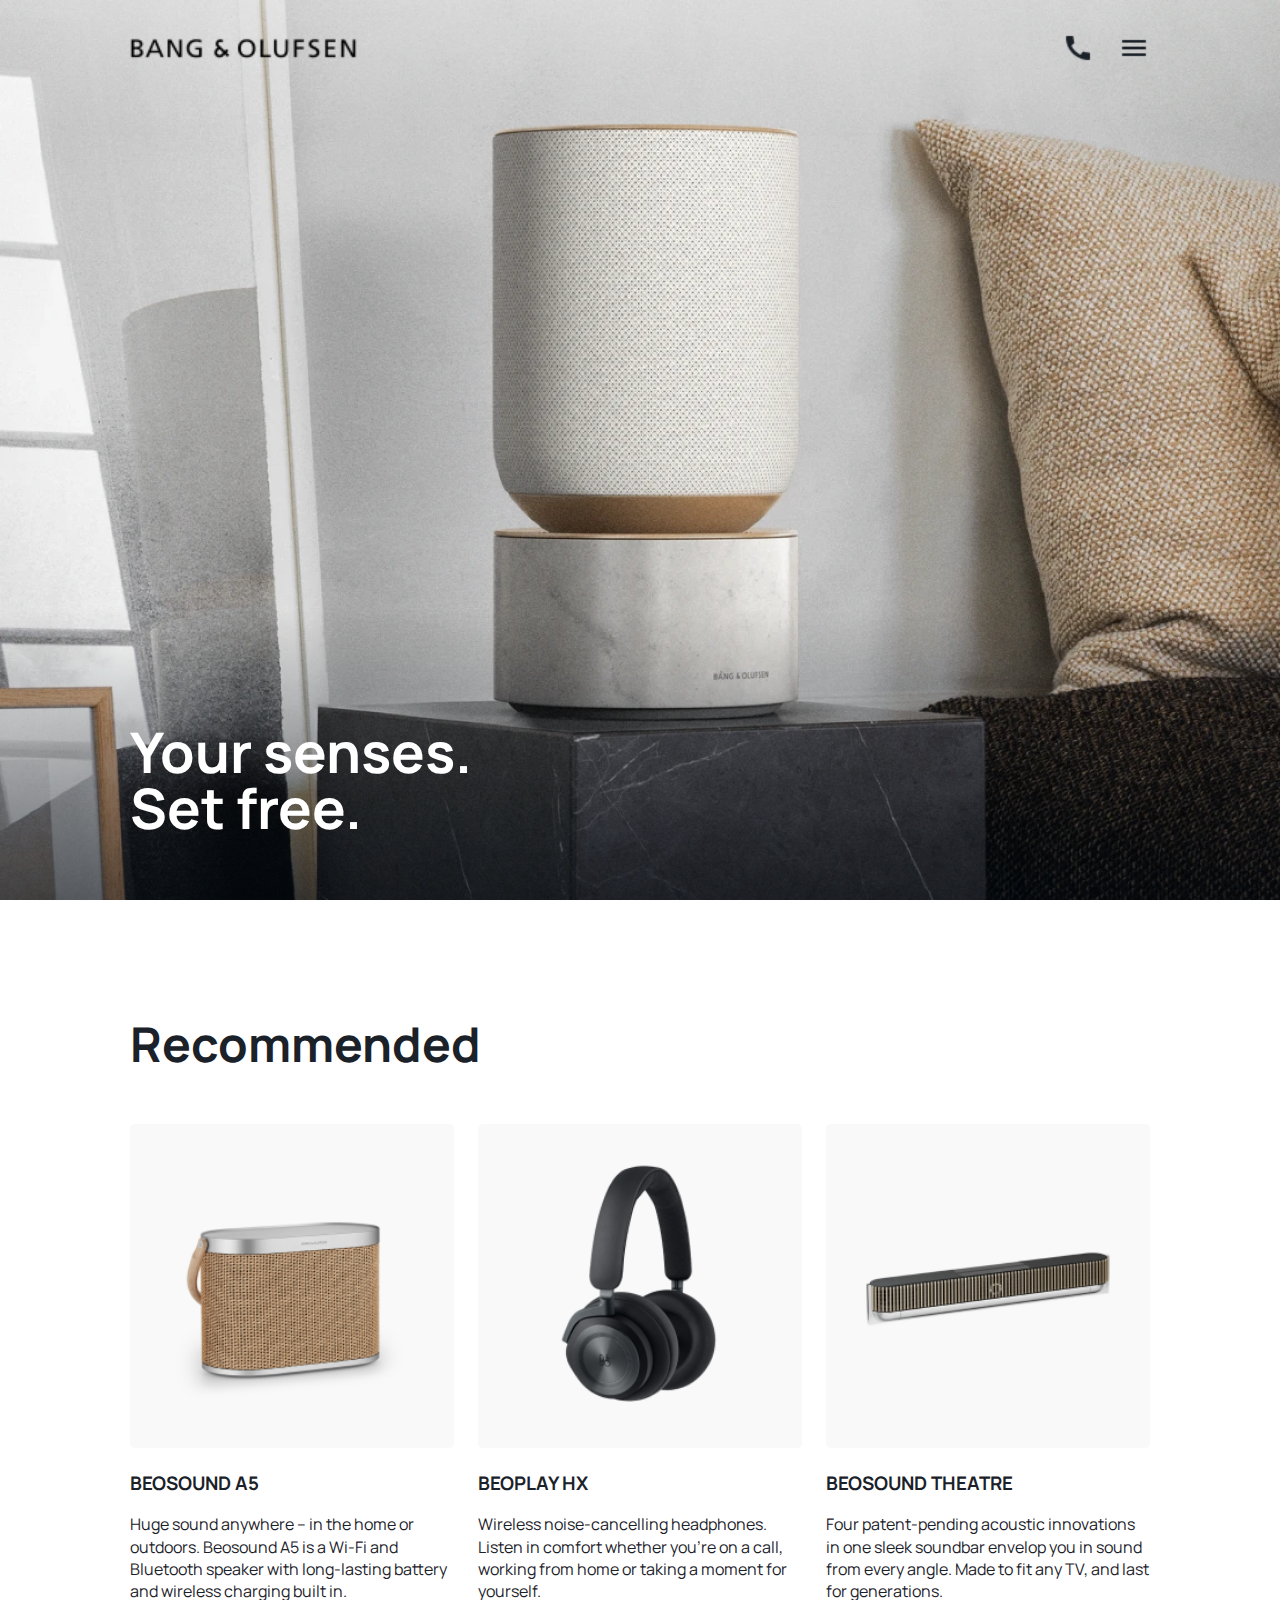
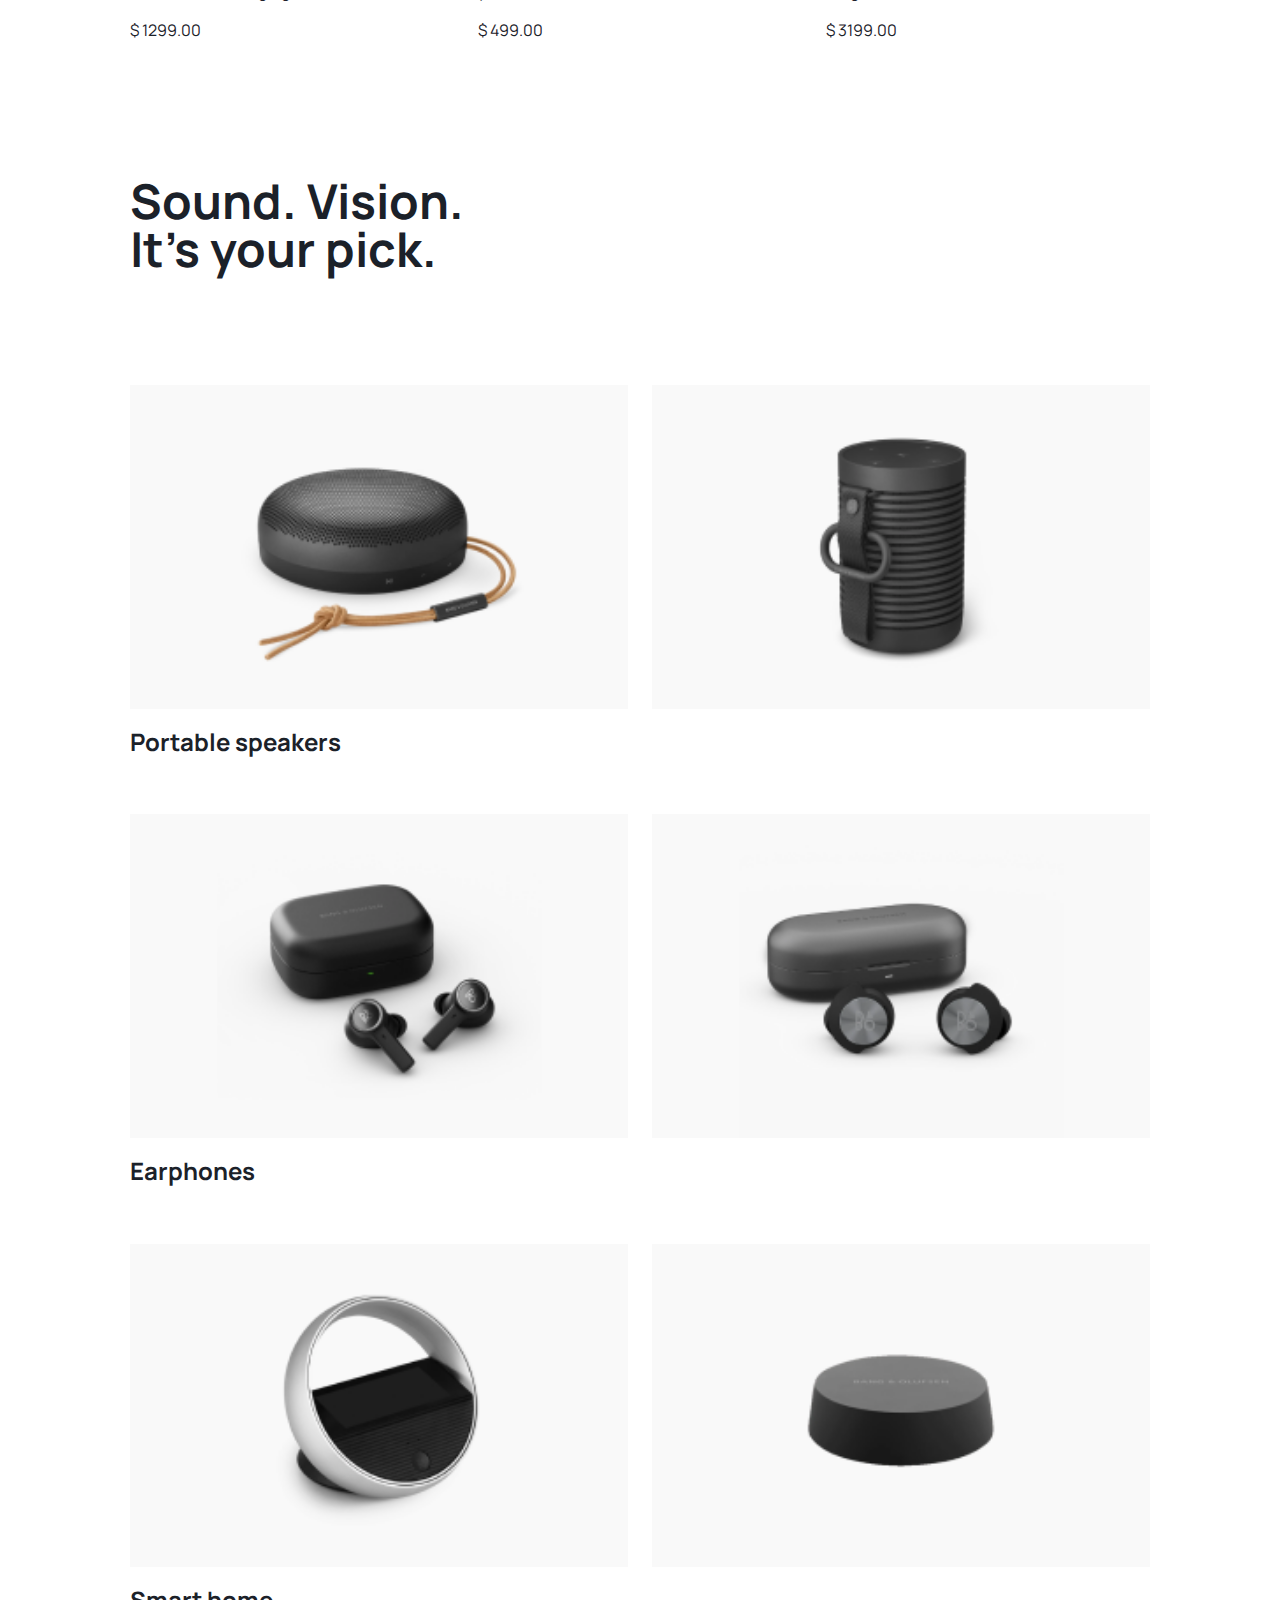
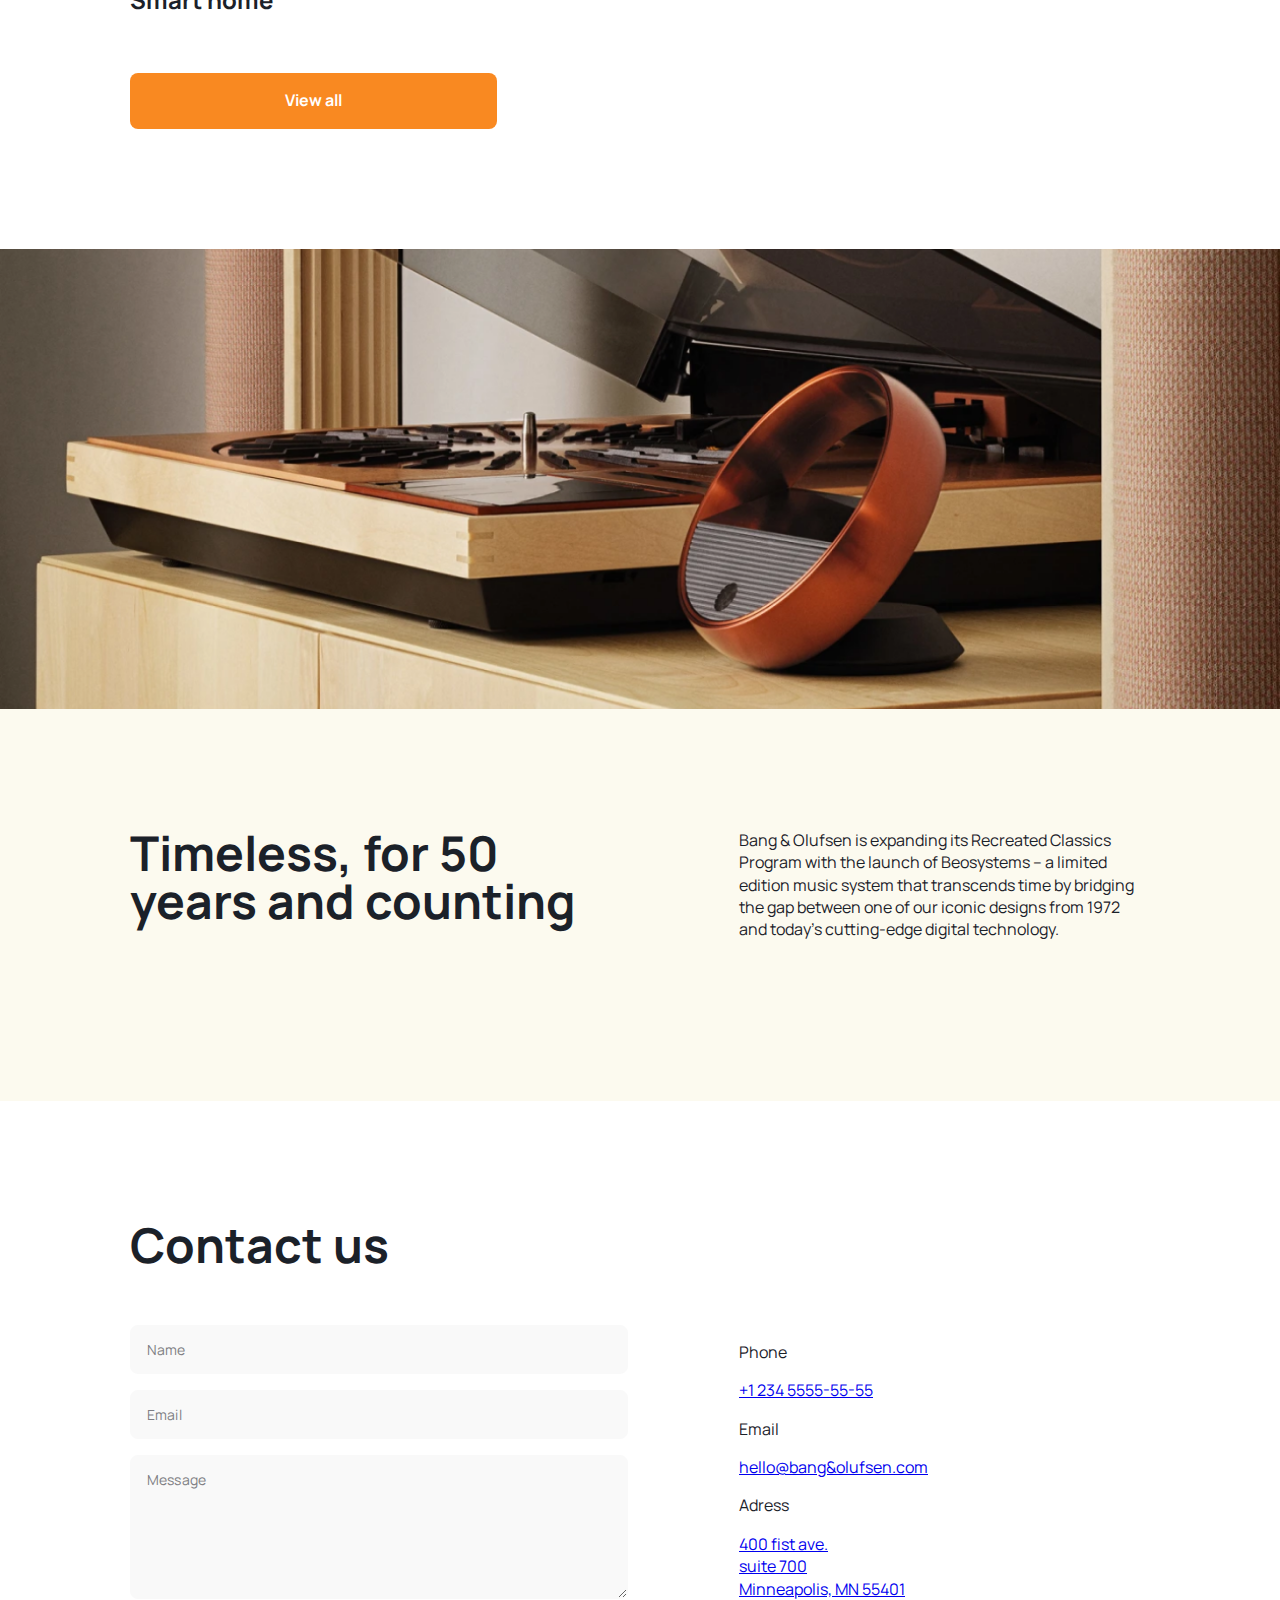
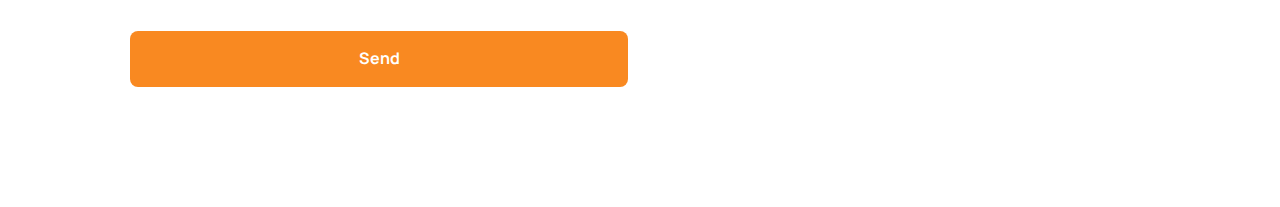
<file: index.html>
<!DOCTYPE html><html lang="en" class="page"><head><meta charset="UTF-8"><meta name="viewport" content="width=device-width, initial-scale=1.0"><title>B&O</title><link rel="shortcut icon" href="favicon.3bae4960.svg" type="image/x-icon"><link rel="preconnect" href="https://fonts.googleapis.com"><link rel="preconnect" href="https://fonts.gstatic.com" crossorigin="anonymous"><link href="https://fonts.googleapis.com/css2?family=Manrope:wght@400;700&display=swap" rel="stylesheet"><link rel="stylesheet" href="main.d0aaac12.css"><script src="main.b2b0b56a.js" defer></script></head><body class="page__body"> <header class="header"> <div class="container"> <div class="header__content"> <div class="top-bar"> <a href="#" class="top-bar__logo-link"> <img src="logo.cf3426bd.png" alt="B&O logo" class="top-bar__logo"> </a> <div class="top-bar__icons"> <a href="#" class="icon icon--phone"></a> <a href="#menu" class="icon icon--menu"></a> </div> </div> <div class="header__bottom"> <h1 class="header__title"> Your senses. <br> Set free. </h1> </div> </div> </div> </header> <aside class="page__menu menu" id="menu"> <div class="container"> <div class="top-bar menu__top"> <a href="#" class="top-bar__logo-link"> <img src="logo.cf3426bd.png" alt="B&O logo" class="top-bar__logo"> </a> <a href="#" class="icon icon--close"></a> </div> <div class="menu__bottom"> <nav class="nav menu__nav"> <ul class="nav__list"> <li class="nav__item"> <a class="nav__link" href="#recommended">Speakers</a> </li> <li class="nav__item"> <a class="nav__link" href="#recommended">Headphones</a> </li> <li class="nav__item"> <a class="nav__link" href="#recommended">Televisions</a> </li> <li class="nav__item"> <a class="nav__link" href="#soundbars">Soundbars</a> </li> <li class="nav__item"> <a class="nav__link" href="#world-of-b&o">World of B&O</a> </li> </ul> </nav> <a href="tel:+1 234 5555-55-55" class="menu__phone-numder"> +1 234 5555-55-55 </a> <a href="tel:+1 234 5555-55-55" class="menu__call-to-order"> Call to order </a> </div> </div> </aside> <main class="main"> <div class="container"> <div class="main__content"> <section class="recommended" id="recommended"> <h2 class="section-title section-title--align--left">Recommended</h2> <div class="recommended__products"> <article class="product recommended__product"> <img src="beosound.4a44ace9.png" alt="BEOSOUND A5" class="product__photo"> <h3 class="product__title">BEOSOUND A5</h3> <p class="product__text">Huge sound anywhere – in the home or outdoors. Beosound A5 is a Wi-Fi and Bluetooth speaker with long-lasting battery and wireless charging built in.</p> <p class="product__price">$ 1299.00</p> </article> <article class="product recommended__product"> <img src="beoplay.1678413d.png" alt="BEOPLAY HX" class="product__photo"> <h3 class="product__title">BEOPLAY HX</h3> <p class="product__text">Wireless noise-cancelling headphones. Listen in comfort whether you're on a call, working from home or taking a moment for yourself.</p> <p class="product__price">$ 499.00</p> </article> <article class="product recommended__product"> <img src="beosound-theatre.eabb6aca.png" alt="BEOSOUND THEATRE" class="product__photo"> <h3 class="product__title">BEOSOUND THEATRE</h3> <p class="product__text">Four patent-pending acoustic innovations in one sleek soundbar envelop you in sound from every angle. Made to fit any TV, and last for generations.</p> <p class="product__price">$ 3199.00</p> </article> </div> </section> <section class="soundbars" id="soundbars"> <h2 class="section-title"> Sound. Vision. <br> It’s your pick. </h2> <div class="soundbars__wrapper"> <article class="category"> <div class="category__photos"> <a href="#" class="category__link category__link--left"> <img class="category__photo" src="portable-speakers-left.9e8b5793.png" alt="Portable speakers"> </a> <a href="#" class="category__link category__link--right"> <img class="category__photo" src="portable-speakers-right.7438dfcc.png" alt="Portable speakers"> </a> </div> <h3 class="category__title">Portable speakers</h3> </article> <article class="category"> <div class="category__photos"> <a href="#" class="category__link category__link--left"> <img class="category__photo" src="earphones-left.3aa99ec7.png" alt="Earphones"> </a> <a href="#" class="category__link category__link--right"> <img class="category__photo" src="earphones-right.f15e8ac5.png" alt="Earphones"> </a> </div> <h3 class="category__title">Earphones</h3> </article> <article class="category"> <div class="category__photos"> <a href="#" class="category__link category__link--left"> <img class="category__photo" src="smart-home-left.d3dfb930.png" alt="Smart house"> </a> <a href="#" class="category__link category__link--right"> <img class="category__photo" src="smart-home-right.2f0d41cb.png" alt="Smart home"> </a> </div> <h3 class="category__title">Smart home</h3> </article> <a href="#" class="button button--link">View all</a> </div> </section> </div> </div> <section class="wob" id="world-of-b&o"> <div class="container"> <div class="main__content"> <div class="wob__wrapper"> <h2 class="wob__title section-title"> Timeless, for 50 years and counting </h2> <p class="wob__text">Bang & Olufsen is expanding its Recreated Classics Program with the launch of Beosystems – a limited edition music system that transcends time by bridging the gap between one of our iconic designs from 1972 and today’s cutting-edge digital technology.</p> </div> </div> </div> </section> <div class="container"> <div class="main__content"> <section class="contacts" id="contacts"> <h2 class="section-title">Contact us</h2> <div class="contacts__wrapper"> <form action="#" method="post" onsubmit="this.reset(); return false;" class="form contacts__form"> <input type="text" id="name" name="name" placeholder="Name" required class="form__item"> <input type="email" id="email" name="email" placeholder="Email" required class="form__item"> <textarea name="message" id="message" rows="6" placeholder="Message" required class="form__item form__item--margin"></textarea> <button type="submit" class="button"> Send </button> </form> <div class="information contacts__information"> <div class="information__item"> <p class="information__title">Phone</p> <p class="information__text"> <a href="tel: +1 234 5555-55-55" class="information__link"> +1 234 5555-55-55 </a> </p> </div> <div class="information__item"> <p class="information__title">Email</p> <p class="information__text"> <a href="mailto:hello@bang&olufsen.com" class="information__link"> hello@bang&olufsen.com </a> </p> </div> <div class="information__item"> <p class="information__title">Adress</p> <p class="information__text"> <a href="https://goo.gl/maps/tQLsqgy7kkJa72qt8" target="_blank" class="information__link"> 400 fist ave.<br> suite 700<br> Minneapolis, MN 55401 </a> </p> </div> </div> </div> </section> </div> </div> </main> <footer class="footer"></footer> </body></html>
</file>
<file: main.d0aaac12.css>
.container{padding-inline:20px}@media (min-width:576px){.container{padding-inline:72px}}@media (min-width:1024px){.container{max-width:1020px;margin-inline:auto;padding-inline:120px}}.page{font-family:Manrope,sans-serif;color:#1b2129;font-size:16px;line-height:140%;scroll-behavior:smooth}.page__body{margin:0;min-width:320px}.page__menu{position:fixed;top:0;right:0;left:0;opacity:0;transition:all .3s;transform:translateX(-100%);pointer-events:none}.page__menu:target{opacity:1;transform:translateX(0);pointer-events:all}.page:has(.page__menu:target){overflow:hidden}::-webkit-scrollbar{width:10px}::-webkit-scrollbar-track{background:#f1f1f1}::-webkit-scrollbar-thumb{background:#888;transition:background .3s}::-webkit-scrollbar-thumb:hover{background:#555}.header{background-image:url(header-bg.53235e2c.png);background-size:cover;background-position:50%}.header__content{height:100vh;display:flex;flex-direction:column;justify-content:space-between}.header__title{margin:0;font-style:normal;font-weight:700;font-size:36px;line-height:100%;color:#fff}@media (min-width:576px){.header__title{font-size:48px}}@media (min-width:1024px){.header__title{font-size:56px}}.header__bottom{padding-bottom:40px}@media (min-width:576px){.header__bottom{padding-bottom:64px}}.section-title{margin:0 0 48px;font-weight:700;font-size:32px;line-height:100%;text-align:left}@media (min-width:576px){.section-title{font-size:40px;margin-bottom:56px}}@media (min-width:1024px){.section-title{font-size:48px}}.main{background-color:#fff}.main__content{display:grid;row-gap:96px;padding-block:64px}@media (min-width:576px){.main__content{padding-block:120px;row-gap:120px}}.product__photo{width:100%;transition:transform .3s}.product__photo:hover{transform:scale(1.1)}.recommended__products{--columns:2;display:grid;column-gap:20px;grid-template-columns:repeat(var(--columns),1fr);row-gap:56px}@media (min-width:576px){.recommended__products{--columns:6;column-gap:24px}}@media (min-width:1024px){.recommended__products{--columns:12}}.recommended__product{grid-column:1/-1}@media (min-width:576px){.recommended__product{grid-column:1/-1}}@media (min-width:1024px){.recommended__product{grid-column:span 4}}.soundbars{display:grid;row-gap:40px}@media (min-width:576px){.soundbars{row-gap:56px}}.category__photos{--columns:2;display:grid;column-gap:20px;grid-template-columns:repeat(var(--columns),1fr);margin-bottom:16px}@media (min-width:576px){.category__photos{--columns:6;column-gap:24px}}@media (min-width:1024px){.category__photos{--columns:12}}.category__link{overflow:hidden}@media (min-width:576px){.category__link--left{grid-column:span 3}}@media (min-width:1024px){.category__link--left{grid-column:span 6}}@media (min-width:576px){.category__link--right{grid-column:span 3}}@media (min-width:1024px){.category__link--right{grid-column:span 6}}.category__photo{width:100%;height:100%;object-fit:cover;transition:transform .3s}.category__photo:hover{transform:scale(1.1)}.category__title{margin:0 0 40px;font-weight:700;font-size:24px;line-height:33.6px}@media (min-width:576px){.category__title{margin-bottom:56px}}.wob{position:relative;background-color:#fcfaef}.wob:before{content:"";display:block;height:200px;background-image:url(wob-image-744.775e4aae.png);background-size:cover;background-position:50%}@media (min-width:576px){.wob:before{background-image:url(wob-image-744.775e4aae.png);height:400px}}@media (min-width:1024px){.wob:before{background-image:url(wob-image-mix.23d46544.png);height:460px}}.wob__wrapper{--columns:2;display:grid;column-gap:20px;grid-template-columns:repeat(var(--columns),1fr)}@media (min-width:576px){.wob__wrapper{--columns:6;column-gap:24px}}@media (min-width:1024px){.wob__wrapper{--columns:12}}.wob__title{grid-column:1/-1}@media (min-width:576px){.wob__title{grid-column:1/4}}@media (min-width:1024px){.wob__title{grid-column:span 6}}.wob__text{margin:0;line-height:22.4px;grid-column:1/-1}@media (min-width:576px){.wob__text{grid-column:4/7}}@media (min-width:1024px){.wob__text{grid-column:8/-1}}.contacts__wrapper{--columns:2;display:grid;column-gap:20px;grid-template-columns:repeat(var(--columns),1fr);row-gap:24px}@media (min-width:576px){.contacts__wrapper{--columns:6;column-gap:24px}}@media (min-width:1024px){.contacts__wrapper{--columns:12}}.contacts__form{grid-column:1/-1}@media (min-width:1024px){.contacts__form{grid-column:span 6}}.contacts__information{grid-column:1/-1}@media (min-width:1024px){.contacts__information{grid-column:8/-1}}.form__item{box-sizing:border-box;display:block;width:100%;padding:14px 16px;margin:0 0 16px;border:1px solid #f9f9f9;border-radius:8px;outline:none;background-color:#f9f9f9;font-family:inherit;font-size:14px;letter-spacing:.15px}.form__item::placeholder{color:#7e7e83}.form__item:hover{border:1px solid #dbdbdb}.form__item:hover::placeholder{color:#1b2129}.form__item:focus{border:1px solid #f98921}.form__item--margin{margin-bottom:32px}.button{cursor:pointer;display:block;width:100%;padding:14.5px 0;border:none;border-radius:8px;background-color:#f98921;color:#fff;font-family:inherit;font-weight:700;font-size:16px;line-height:27px;text-align:center;transition:background-color .3s}.button:hover{background-color:#1b2129}.button--link{text-decoration:none}@media (min-width:1024px){.button--link{width:36%}}.button:focus{background-color:#010810}.top-bar{padding-block:24px;display:flex;justify-content:space-between;align-items:center}@media (min-width:576px){.top-bar{padding-block:32px}}.top-bar__icons{display:flex;gap:24px}.top-bar__logo-link{display:flex}.top-bar__logo{height:16px;transition:transform .3s}.top-bar__logo:hover{transform:scale(1.2)}@media (min-width:576px){.top-bar__logo{height:24px}}.menu{box-sizing:border-box;height:100vh;font-weight:700;overflow:auto}.menu,.menu__top{background-color:#ececec}.menu__top{margin-bottom:32px;position:sticky;top:0;z-index:1}@media (min-width:576px){.menu__top{margin-bottom:56px}}.menu__nav{margin-bottom:48px}.menu__phone-numder{margin-bottom:16px}.menu .menu__call-to-order,.menu__phone-numder{display:block;font-size:16px;line-height:22.4px;letter-spacing:2px;color:inherit;text-decoration:none}.menu .menu__call-to-order{width:fit-content;padding-bottom:4px;border-bottom:1px solid #1b2129}.nav__list{margin:0;padding:0;list-style:none;display:flex;flex-direction:column;gap:32px}.nav__link{color:inherit;text-decoration:none;font-size:22px;line-height:22px;position:relative}.nav__link:after{content:"";position:absolute;bottom:-8px;display:block;height:1px;width:100%;background-color:#1b2129;transition:transform .3s;transform:scale(0);transform-origin:left}.nav__link:hover:after{transform:scale(1)}.icon{display:block;height:24px;width:24px;background-position:50%;background-size:cover;transition:transform .3s}.icon:hover{transform:scale(1.2)}@media (min-width:576px){.icon{height:32px;width:32px}}.icon--phone{position:relative;background-image:url(icon-phone-call.15416bda.png)}.icon--phone:before{content:"+1 234 555-55-55";position:absolute;top:8px;right:30px;display:none;width:139px;height:16px;color:#1b2129;font-weight:700;font-size:12px;line-height:16px;letter-spacing:2px}.icon--phone:hover:before{display:block}.icon--menu{background-image:url(icon-burger-menu.ded95d1b.png)}.icon--menu:hover{background-image:url(icon-burger-menu-hover.182a8572.png)}.icon--close{background-image:url(icon-close.171e1d81.png)}.footer{z-index:-1}
/*# sourceMappingURL=main.d0aaac12.css.map */
</file>
